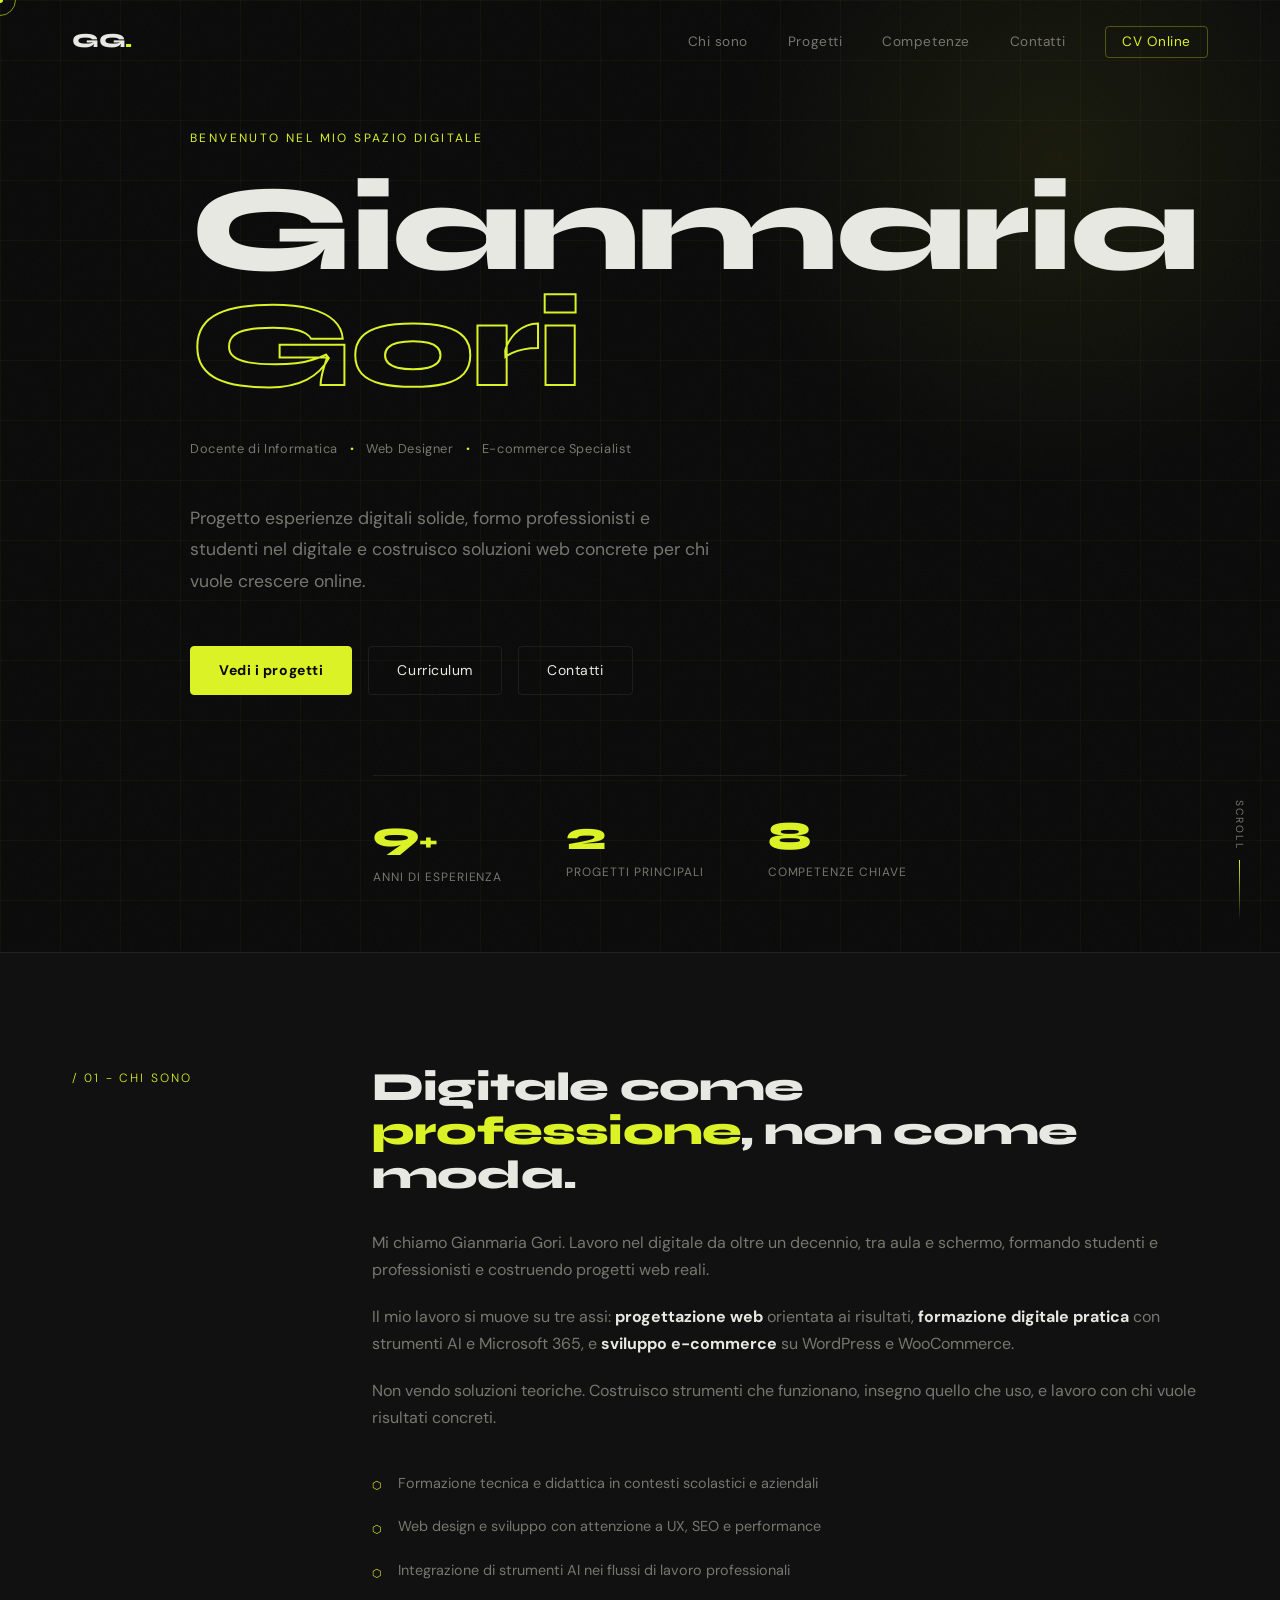
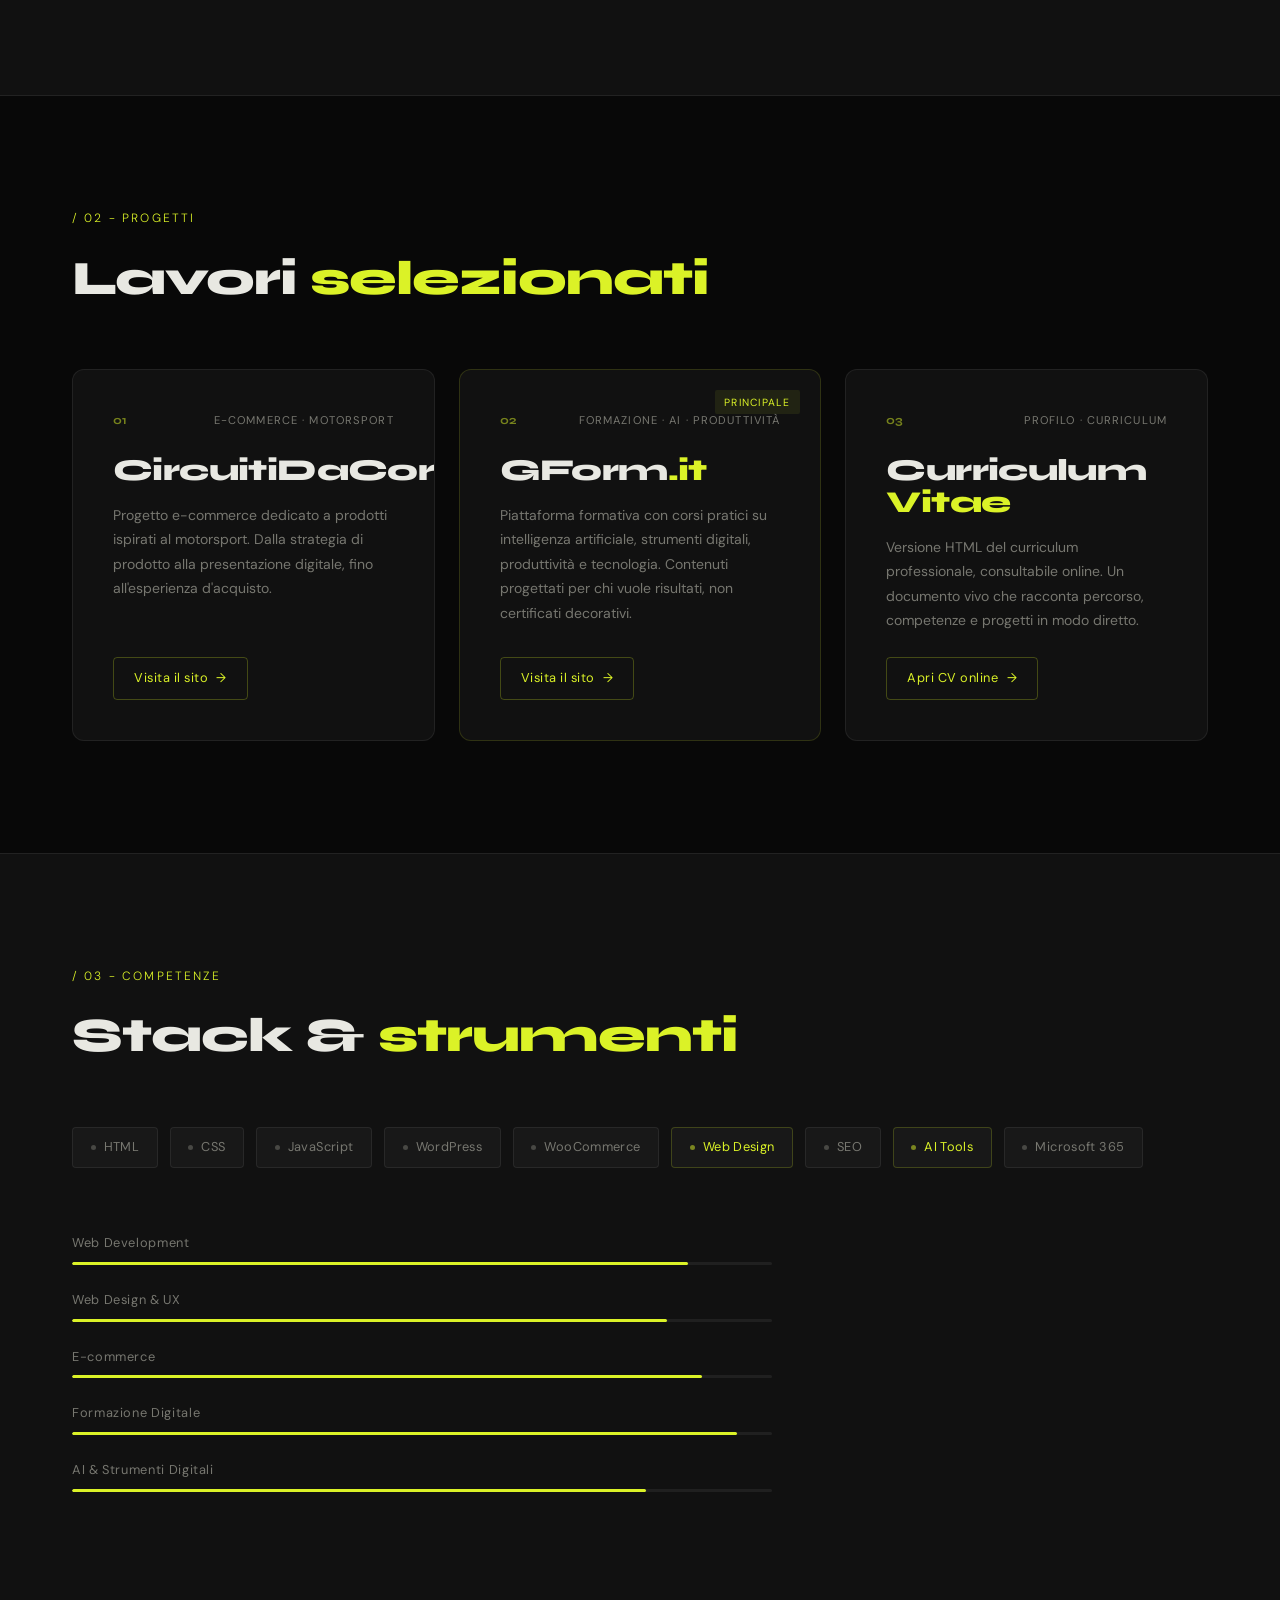
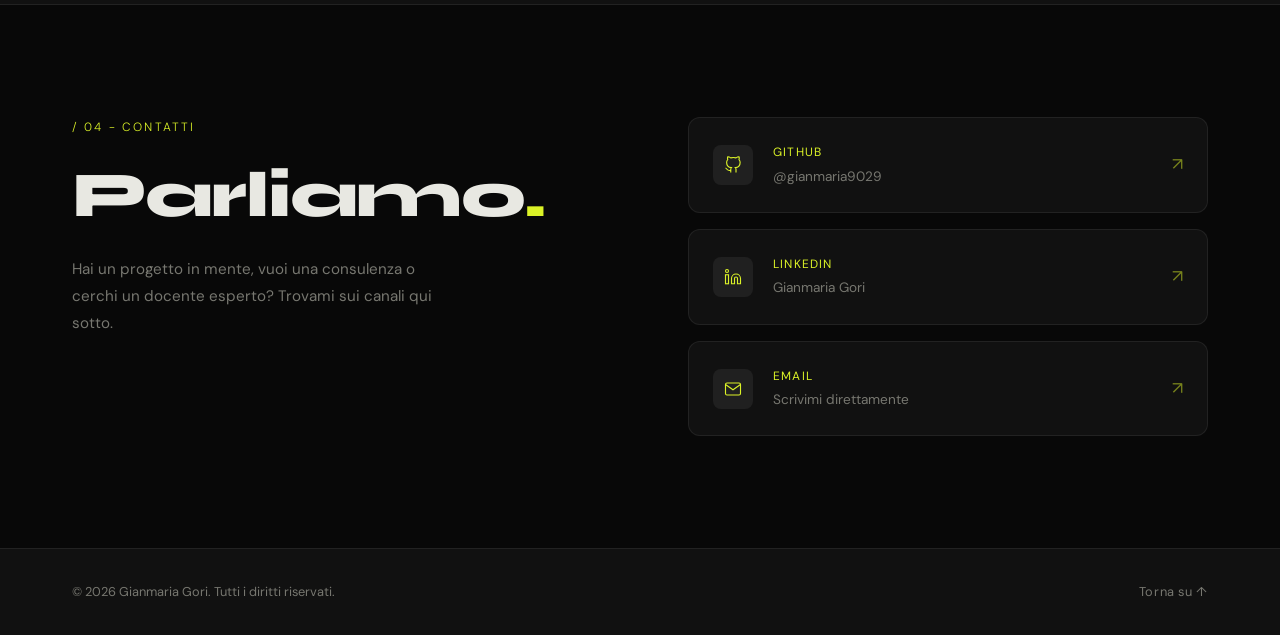
<file: index.html>
<!DOCTYPE html>
<html lang="it">
<head>
  <meta charset="UTF-8" />
  <meta name="viewport" content="width=device-width, initial-scale=1.0" />
  <meta name="description" content="Portfolio di Gianmaria Gori - Docente di Informatica, Web Designer, E-commerce Specialist." />
  <title>Gianmaria Gori - Portfolio</title>
  <link rel="stylesheet" href="assets/css/style.css" />
  <link rel="preconnect" href="https://fonts.googleapis.com" />
  <link rel="preconnect" href="https://fonts.gstatic.com" crossorigin />
  <link href="https://fonts.googleapis.com/css2?family=Syne:wght@400;700;800&family=DM+Sans:ital,opsz,wght@0,9..40,300;0,9..40,400;1,9..40,300&display=swap" rel="stylesheet" />
</head>
<body>

  <!-- ===== NAVBAR ===== -->
  <nav class="navbar" id="navbar">
    <div class="nav-inner">
      <a href="#hero" class="nav-logo">GG<span class="dot">.</span></a>
      <button class="nav-toggle" id="navToggle" aria-label="Menu">
        <span></span><span></span><span></span>
      </button>
      <ul class="nav-links" id="navLinks">
        <li><a href="#about">Chi sono</a></li>
        <li><a href="#projects">Progetti</a></li>
        <li><a href="#skills">Competenze</a></li>
        <li><a href="#contact">Contatti</a></li>
        <li><a href="https://www.goribackup.it/CV/index.html" class="nav-cv" target="_blank" rel="noopener">CV Online</a></li>
      </ul>
    </div>
  </nav>

  <main>

    <!-- ===== HERO ===== -->
    <section class="hero" id="hero">
      <div class="hero-bg-noise"></div>
      <div class="hero-grid-overlay"></div>

      <div class="hero-content">
        <p class="hero-tag" data-reveal>Benvenuto nel mio spazio digitale</p>

        <h1 class="hero-name" data-reveal>
          Gianmaria<br /><em>Gori</em>
        </h1>

        <div class="hero-roles" data-reveal>
          <span class="role-chip">Docente di Informatica</span>
          <span class="role-sep">·</span>
          <span class="role-chip">Web Designer</span>
          <span class="role-sep">·</span>
          <span class="role-chip">E-commerce Specialist</span>
        </div>

        <p class="hero-intro" data-reveal>
          Progetto esperienze digitali solide, formo professionisti e studenti nel digitale e costruisco
          soluzioni web concrete per chi vuole crescere online.
        </p>

        <div class="hero-actions" data-reveal>
          <a href="#projects" class="btn btn-primary">Vedi i progetti</a>
          <a href="https://www.goribackup.it/CV/index.html" class="btn btn-ghost" target="_blank" rel="noopener">Curriculum</a>
          <a href="#contact" class="btn btn-ghost">Contatti</a>
        </div>
      </div>

      <div class="hero-counter" data-reveal>
        <div class="counter-item">
          <span class="counter-num" data-target="10">0</span><span class="counter-unit">+</span>
          <p>Anni di esperienza</p>
        </div>
        <div class="counter-item">
          <span class="counter-num" data-target="3">0</span>
          <p>Progetti principali</p>
        </div>
        <div class="counter-item">
          <span class="counter-num" data-target="9">0</span>
          <p>Competenze chiave</p>
        </div>
      </div>

      <div class="scroll-hint">
        <span>scroll</span>
        <div class="scroll-line"></div>
      </div>
    </section>

    <!-- ===== CHI SONO ===== -->
    <section class="about section" id="about">
      <div class="container">
        <div class="about-layout">
          <div class="about-label-col">
            <p class="section-label">/ 01 - Chi sono</p>
          </div>
          <div class="about-content-col">
            <h2 class="section-title" data-reveal>
              Digitale come<br /><em>professione</em>, non come moda.
            </h2>
            <div class="about-text" data-reveal>
              <p>
                Mi chiamo Gianmaria Gori. Lavoro nel digitale da oltre un decennio, tra aula e schermo,
                formando studenti e professionisti e costruendo progetti web reali.
              </p>
              <p>
                Il mio lavoro si muove su tre assi: <strong>progettazione web</strong> orientata ai risultati,
                <strong>formazione digitale pratica</strong> con strumenti AI e Microsoft 365,
                e <strong>sviluppo e-commerce</strong> su WordPress e WooCommerce.
              </p>
              <p>
                Non vendo soluzioni teoriche. Costruisco strumenti che funzionano, insegno quello che uso,
                e lavoro con chi vuole risultati concreti.
              </p>
            </div>
            <div class="about-highlights" data-reveal>
              <div class="highlight-item">
                <span class="highlight-icon">⬡</span>
                <p>Formazione tecnica e didattica in contesti scolastici e aziendali</p>
              </div>
              <div class="highlight-item">
                <span class="highlight-icon">⬡</span>
                <p>Web design e sviluppo con attenzione a UX, SEO e performance</p>
              </div>
              <div class="highlight-item">
                <span class="highlight-icon">⬡</span>
                <p>Integrazione di strumenti AI nei flussi di lavoro professionali</p>
              </div>
            </div>
          </div>
        </div>
      </div>
    </section>

    <!-- ===== PROGETTI ===== -->
    <section class="projects section" id="projects">
      <div class="container">
        <div class="section-header" data-reveal>
          <p class="section-label">/ 02 - Progetti</p>
          <h2 class="section-title">Lavori <em>selezionati</em></h2>
        </div>

        <div class="projects-grid">

          <!-- Card 1 -->
          <article class="project-card" data-reveal data-index="01">
            <div class="card-top">
              <span class="card-number">01</span>
              <span class="card-tag">E-commerce · Motorsport</span>
            </div>
            <div class="card-body">
              <h3 class="card-title">CircuitiDaCorsa<span class="card-tld">.it</span></h3>
              <p class="card-desc">
                Progetto e-commerce dedicato a prodotti ispirati al motorsport.
                Dalla strategia di prodotto alla presentazione digitale, fino all'esperienza d'acquisto.
              </p>
            </div>
            <div class="card-footer">
              <a href="https://www.circuitidacorsa.it" class="btn btn-card" target="_blank" rel="noopener">
                Visita il sito <span class="arrow">→</span>
              </a>
            </div>
            <div class="card-accent"></div>
          </article>

          <!-- Card 2 -->
          <article class="project-card project-card--featured" data-reveal data-index="02">
            <div class="card-top">
              <span class="card-number">02</span>
              <span class="card-tag">Formazione · AI · Produttività</span>
            </div>
            <div class="card-body">
              <h3 class="card-title">GForm<span class="card-tld">.it</span></h3>
              <p class="card-desc">
                Piattaforma formativa con corsi pratici su intelligenza artificiale, strumenti digitali,
                produttività e tecnologia. Contenuti progettati per chi vuole risultati, non certificati decorativi.
              </p>
            </div>
            <div class="card-footer">
              <a href="https://gform.it/" class="btn btn-card" target="_blank" rel="noopener">
                Visita il sito <span class="arrow">→</span>
              </a>
            </div>
            <div class="card-accent"></div>
          </article>

          <!-- Card 3 -->
          <article class="project-card" data-reveal data-index="03">
            <div class="card-top">
              <span class="card-number">03</span>
              <span class="card-tag">Profilo · Curriculum</span>
            </div>
            <div class="card-body">
              <h3 class="card-title">Curriculum<br /><span class="card-tld">Vitae</span></h3>
              <p class="card-desc">
                Versione HTML del curriculum professionale, consultabile online.
                Un documento vivo che racconta percorso, competenze e progetti in modo diretto.
              </p>
            </div>
            <div class="card-footer">
              <a href="https://www.goribackup.it/CV/index.html" class="btn btn-card" target="_blank" rel="noopener">
                Apri CV online <span class="arrow">→</span>
              </a>
            </div>
            <div class="card-accent"></div>
          </article>

        </div>
      </div>
    </section>

    <!-- ===== COMPETENZE ===== -->
    <section class="skills section" id="skills">
      <div class="container">
        <div class="section-header" data-reveal>
          <p class="section-label">/ 03 - Competenze</p>
          <h2 class="section-title">Stack &amp; <em>strumenti</em></h2>
        </div>

        <div class="skills-grid" data-reveal>
          <div class="skill-tag">
            <span class="skill-dot"></span>HTML
          </div>
          <div class="skill-tag">
            <span class="skill-dot"></span>CSS
          </div>
          <div class="skill-tag">
            <span class="skill-dot"></span>JavaScript
          </div>
          <div class="skill-tag">
            <span class="skill-dot"></span>WordPress
          </div>
          <div class="skill-tag">
            <span class="skill-dot"></span>WooCommerce
          </div>
          <div class="skill-tag skill-tag--accent">
            <span class="skill-dot"></span>Web Design
          </div>
          <div class="skill-tag">
            <span class="skill-dot"></span>SEO
          </div>
          <div class="skill-tag skill-tag--accent">
            <span class="skill-dot"></span>AI Tools
          </div>
          <div class="skill-tag">
            <span class="skill-dot"></span>Microsoft 365
          </div>
        </div>

        <div class="skills-bands" data-reveal>
          <div class="band">
            <span class="band-label">Web Development</span>
            <div class="band-bar"><div class="band-fill" style="--w: 88%"></div></div>
          </div>
          <div class="band">
            <span class="band-label">Web Design & UX</span>
            <div class="band-bar"><div class="band-fill" style="--w: 85%"></div></div>
          </div>
          <div class="band">
            <span class="band-label">E-commerce</span>
            <div class="band-bar"><div class="band-fill" style="--w: 90%"></div></div>
          </div>
          <div class="band">
            <span class="band-label">Formazione Digitale</span>
            <div class="band-bar"><div class="band-fill" style="--w: 95%"></div></div>
          </div>
          <div class="band">
            <span class="band-label">AI & Strumenti Digitali</span>
            <div class="band-bar"><div class="band-fill" style="--w: 82%"></div></div>
          </div>
        </div>
      </div>
    </section>

    <!-- ===== CONTATTI ===== -->
    <section class="contact section" id="contact">
      <div class="container">
        <div class="contact-inner">
          <div class="contact-text" data-reveal>
            <p class="section-label">/ 04 - Contatti</p>
            <h2 class="section-title">Parliamo<em>.</em></h2>
            <p class="contact-sub">
              Hai un progetto in mente, vuoi una consulenza o cerchi un docente esperto?
              Trovami sui canali qui sotto.
            </p>
          </div>

          <div class="contact-links" data-reveal>
            <a href="https://github.com/Gianmaria9029" class="contact-card" target="_blank" rel="noopener" aria-label="GitHub">
              <div class="contact-icon">
                <svg viewBox="0 0 24 24" fill="none" stroke="currentColor" stroke-width="1.5"><path d="M9 19c-5 1.5-5-2.5-7-3m14 6v-3.87a3.37 3.37 0 0 0-.94-2.61c3.14-.35 6.44-1.54 6.44-7A5.44 5.44 0 0 0 20 4.77 5.07 5.07 0 0 0 19.91 1S18.73.65 16 2.48a13.38 13.38 0 0 0-7 0C6.27.65 5.09 1 5.09 1A5.07 5.07 0 0 0 5 4.77a5.44 5.44 0 0 0-1.5 3.78c0 5.42 3.3 6.61 6.44 7A3.37 3.37 0 0 0 9 18.13V22"/></svg>
              </div>
              <div class="contact-info">
                <p class="contact-platform">GitHub</p>
                <p class="contact-handle">@gianmaria9029</p>
              </div>
              <span class="contact-arrow">↗</span>
            </a>

            <a href="https://www.linkedin.com/in/gianmariagori/" class="contact-card" target="_blank" rel="noopener" aria-label="LinkedIn">
              <div class="contact-icon">
                <svg viewBox="0 0 24 24" fill="none" stroke="currentColor" stroke-width="1.5"><path d="M16 8a6 6 0 0 1 6 6v7h-4v-7a2 2 0 0 0-2-2 2 2 0 0 0-2 2v7h-4v-7a6 6 0 0 1 6-6z"/><rect x="2" y="9" width="4" height="12"/><circle cx="4" cy="4" r="2"/></svg>
              </div>
              <div class="contact-info">
                <p class="contact-platform">LinkedIn</p>
                <p class="contact-handle">Gianmaria Gori</p>
              </div>
              <span class="contact-arrow">↗</span>
            </a>

            <a href="mailto:gianmaria90@gmail.com" class="contact-card" target="_blank" rel="noopener" aria-label="Email">
              <div class="contact-icon">
                <svg viewBox="0 0 24 24" fill="none" stroke="currentColor" stroke-width="1.5"><path d="M4 4h16c1.1 0 2 .9 2 2v12c0 1.1-.9 2-2 2H4c-1.1 0-2-.9-2-2V6c0-1.1.9-2 2-2z"/><polyline points="22,6 12,13 2,6"/></svg>
              </div>
              <div class="contact-info">
                <p class="contact-platform">Email</p>
                <p class="contact-handle">Scrivimi direttamente</p>
              </div>
              <span class="contact-arrow">↗</span>
            </a>
          </div>
        </div>
      </div>
    </section>

  </main>

  <!-- ===== FOOTER ===== -->
  <footer class="footer">
    <div class="container">
      <div class="footer-inner">
        <p class="footer-copy">© <span id="year"></span> Gianmaria Gori. Tutti i diritti riservati.</p>
        <a href="#hero" class="footer-top">Torna su ↑</a>
      </div>
    </div>
  </footer>

  <script src="assets/js/script.js"></script>
</body>
</html>
</file>
<file: assets/css/style.css>
/* ===========================================
   GIANMARIA GORI — PORTFOLIO
   style.css
   =========================================== */

/* ---- RESET & BASE ---- */
*, *::before, *::after { box-sizing: border-box; margin: 0; padding: 0; }

:root {
  --lime:      #DBF227;
  --lime-dim:  #b8cc1e;
  --black:     #080808;
  --surface:   #111111;
  --surface-2: #181818;
  --surface-3: #202020;
  --border:    rgba(255,255,255,.07);
  --text:      #e8e8e2;
  --muted:     #777770;
  --font-head: 'Syne', sans-serif;
  --font-body: 'DM Sans', sans-serif;
  --radius:    12px;
  --transition: .3s cubic-bezier(.4,0,.2,1);
}

html { scroll-behavior: smooth; }

body {
  background: var(--black);
  color: var(--text);
  font-family: var(--font-body);
  font-size: 16px;
  line-height: 1.7;
  overflow-x: hidden;
  cursor: none;
}

/* ---- CUSTOM CURSOR ---- */
.cursor-dot {
  width: 6px; height: 6px;
  background: var(--lime);
  border-radius: 50%;
  position: fixed;
  top: 0; left: 0;
  pointer-events: none;
  z-index: 9999;
  transform: translate(-50%, -50%);
  transition: transform .1s;
}
.cursor-ring {
  width: 32px; height: 32px;
  border: 1px solid var(--lime);
  border-radius: 50%;
  position: fixed;
  top: 0; left: 0;
  pointer-events: none;
  z-index: 9998;
  transform: translate(-50%, -50%);
  transition: transform .18s ease, width .25s, height .25s, border-color .25s;
  opacity: .6;
}
.cursor-ring.hovered {
  width: 48px; height: 48px;
  opacity: 1;
  border-color: var(--lime);
}

a, button { cursor: none; }

/* ---- TYPOGRAPHY ---- */
h1,h2,h3,h4 {
  font-family: var(--font-head);
  line-height: 1.1;
  letter-spacing: -.02em;
}
em { font-style: normal; color: var(--lime); }
strong { font-weight: 700; color: var(--text); }

/* ---- LAYOUT ---- */
.container {
  max-width: 1200px;
  margin: 0 auto;
  padding: 0 2rem;
}
.section {
  padding: 7rem 0;
}
.section-label {
  font-family: var(--font-body);
  font-size: .75rem;
  font-weight: 300;
  letter-spacing: .18em;
  text-transform: uppercase;
  color: var(--lime);
  margin-bottom: 1.5rem;
}
.section-header { margin-bottom: 4rem; }
.section-title {
  font-size: clamp(2rem, 4vw, 3rem);
  font-weight: 800;
  color: var(--text);
}

/* ---- BUTTONS ---- */
.btn {
  display: inline-flex;
  align-items: center;
  gap: .5rem;
  padding: .75rem 1.75rem;
  border-radius: 4px;
  font-family: var(--font-body);
  font-size: .875rem;
  font-weight: 400;
  letter-spacing: .04em;
  text-decoration: none;
  transition: var(--transition);
  border: 1px solid transparent;
}
.btn-primary {
  background: var(--lime);
  color: var(--black);
  font-weight: 700;
  border-color: var(--lime);
}
.btn-primary:hover {
  background: transparent;
  color: var(--lime);
}
.btn-ghost {
  background: transparent;
  color: var(--text);
  border-color: var(--border);
}
.btn-ghost:hover {
  border-color: var(--lime);
  color: var(--lime);
}
.btn-card {
  background: transparent;
  color: var(--lime);
  border-color: rgba(219,242,39,.25);
  font-size: .8rem;
  padding: .6rem 1.25rem;
}
.btn-card:hover {
  background: var(--lime);
  color: var(--black);
  border-color: var(--lime);
}
.btn-card .arrow {
  transition: transform var(--transition);
}
.btn-card:hover .arrow { transform: translateX(4px); }

/* ---- NAVBAR ---- */
.navbar {
  position: fixed;
  top: 0; left: 0; right: 0;
  z-index: 100;
  padding: 1.5rem 0;
  transition: background var(--transition), padding var(--transition);
}
.navbar.scrolled {
  background: rgba(8,8,8,.92);
  backdrop-filter: blur(12px);
  -webkit-backdrop-filter: blur(12px);
  padding: 1rem 0;
  border-bottom: 1px solid var(--border);
}
.nav-inner {
  max-width: 1200px;
  margin: 0 auto;
  padding: 0 2rem;
  display: flex;
  align-items: center;
  justify-content: space-between;
}
.nav-logo {
  font-family: var(--font-head);
  font-weight: 800;
  font-size: 1.25rem;
  color: var(--text);
  text-decoration: none;
  letter-spacing: -.02em;
  /* FIX: garantisce che il logo stia sopra tutto tranne il menu aperto */
  position: relative;
  z-index: 102;
}
.nav-logo .dot { color: var(--lime); }
.nav-links {
  display: flex;
  align-items: center;
  gap: 2.5rem;
  list-style: none;
}
.nav-links a {
  font-size: .85rem;
  color: var(--muted);
  text-decoration: none;
  letter-spacing: .04em;
  transition: color var(--transition);
}
.nav-links a:hover { color: var(--text); }
.nav-cv {
  padding: .4rem 1rem;
  border: 1px solid var(--border);
  border-radius: 4px;
  color: var(--lime) !important;
  border-color: rgba(219,242,39,.3) !important;
  transition: background var(--transition), color var(--transition) !important;
}
.nav-cv:hover {
  background: var(--lime) !important;
  color: var(--black) !important;
}
.nav-toggle {
  display: none;
  flex-direction: column;
  gap: 5px;
  background: none;
  border: none;
  padding: .25rem;
}
.nav-toggle span {
  display: block;
  width: 24px; height: 1.5px;
  background: var(--text);
  transition: var(--transition);
}

/* ---- HERO ---- */
.hero {
  min-height: 100svh;
  display: flex;
  flex-direction: column;
  justify-content: center;
  position: relative;
  padding: 8rem 2rem 4rem;
  overflow-x: hidden; /* era overflow:hidden — clippava lo stroke verticalmente */
}
.hero-bg-noise {
  position: absolute;
  inset: 0;
  background-image: url("data:image/svg+xml,%3Csvg viewBox='0 0 256 256' xmlns='http://www.w3.org/2000/svg'%3E%3Cfilter id='noise'%3E%3CfeTurbulence type='fractalNoise' baseFrequency='0.9' numOctaves='4' stitchTiles='stitch'/%3E%3C/filter%3E%3Crect width='100%25' height='100%25' filter='url(%23noise)' opacity='0.04'/%3E%3C/svg%3E");
  background-size: 200px 200px;
  pointer-events: none;
  z-index: 0;
}
.hero-grid-overlay {
  position: absolute;
  inset: 0;
  background-image:
    linear-gradient(rgba(219,242,39,.03) 1px, transparent 1px),
    linear-gradient(90deg, rgba(219,242,39,.03) 1px, transparent 1px);
  background-size: 60px 60px;
  pointer-events: none;
  z-index: 0;
}
.hero::before {
  content: '';
  position: absolute;
  top: -20%;
  right: -10%;
  width: 700px; height: 700px;
  background: radial-gradient(circle, rgba(219,242,39,.07) 0%, transparent 65%);
  pointer-events: none;
  z-index: 0;
}

.hero-content {
  position: relative;
  z-index: 1;
  max-width: 900px;
  margin: 0 auto;
  width: 100%;
  min-width: 0;
}
.hero-tag {
  font-size: .75rem;
  letter-spacing: .2em;
  text-transform: uppercase;
  color: var(--lime);
  margin-bottom: 1.5rem;
  opacity: 0;
  transform: translateY(20px);
  transition: opacity .6s ease, transform .6s ease;
}
.hero-name {
  font-size: clamp(2rem, 9.5vw, 8rem);
  font-weight: 800;
  line-height: .95;
  color: var(--text);
  margin-bottom: 2rem;
  opacity: 0;
  transform: translateY(30px);
  transition: opacity .7s .1s ease, transform .7s .1s ease;
  width: 100%;
}
.hero-name em {
  display: block;
  -webkit-text-fill-color: transparent;
  -webkit-text-stroke: 2px var(--lime);
  color: transparent;
  /* Evita che lo stroke venga clippato dall'overflow:hidden del parent */
  padding: 0 .1em;
  margin: 0 -.1em;
}
.hero-roles {
  display: flex;
  flex-wrap: wrap;
  align-items: center;
  gap: .75rem;
  margin-bottom: 2.5rem;
  opacity: 0;
  transform: translateY(20px);
  transition: opacity .6s .2s ease, transform .6s .2s ease;
}
.role-chip {
  font-size: .8rem;
  color: var(--muted);
  letter-spacing: .05em;
}
.role-sep {
  color: var(--lime);
  font-weight: 700;
}
.hero-intro {
  font-size: 1.1rem;
  color: var(--muted);
  max-width: 520px;
  line-height: 1.8;
  margin-bottom: 3rem;
  opacity: 0;
  transform: translateY(20px);
  transition: opacity .6s .3s ease, transform .6s .3s ease;
}
.hero-actions {
  display: flex;
  flex-wrap: wrap;
  gap: 1rem;
  opacity: 0;
  transform: translateY(20px);
  transition: opacity .6s .4s ease, transform .6s .4s ease;
}

/* counters */
.hero-counter {
  position: relative;
  z-index: 1;
  display: flex;
  gap: 4rem;
  max-width: 900px;
  margin: 5rem auto 0;
  padding-top: 2.5rem;
  border-top: 1px solid var(--border);
  opacity: 0;
  transform: translateY(20px);
  transition: opacity .6s .55s ease, transform .6s .55s ease;
}
.counter-item p {
  font-size: .75rem;
  color: var(--muted);
  letter-spacing: .08em;
  text-transform: uppercase;
  margin-top: .25rem;
}
.counter-num {
  font-family: var(--font-head);
  font-size: 2.5rem;
  font-weight: 800;
  color: var(--lime);
  line-height: 1;
}
.counter-unit {
  font-family: var(--font-head);
  font-size: 1.5rem;
  font-weight: 800;
  color: var(--lime);
}

[data-reveal].revealed {
  opacity: 1 !important;
  transform: none !important;
}

/* scroll hint */
.scroll-hint {
  position: absolute;
  bottom: 2rem;
  right: 2rem;
  display: flex;
  flex-direction: column;
  align-items: center;
  gap: .5rem;
  z-index: 1;
}
.scroll-hint span {
  font-size: .65rem;
  letter-spacing: .2em;
  text-transform: uppercase;
  color: var(--muted);
  writing-mode: vertical-rl;
}
.scroll-line {
  width: 1px;
  height: 60px;
  background: linear-gradient(var(--lime), transparent);
  animation: scrollLine 2s ease-in-out infinite;
}
@keyframes scrollLine {
  0%   { transform: scaleY(0); transform-origin: top; }
  50%  { transform: scaleY(1); transform-origin: top; }
  51%  { transform: scaleY(1); transform-origin: bottom; }
  100% { transform: scaleY(0); transform-origin: bottom; }
}

/* ---- ABOUT ---- */
.about {
  background: var(--surface);
  border-top: 1px solid var(--border);
  border-bottom: 1px solid var(--border);
}
.about-layout {
  display: grid;
  grid-template-columns: 220px 1fr;
  gap: 5rem;
  align-items: start;
}
.about-label-col {
  padding-top: .2rem;
}
.about-content-col .section-title {
  font-size: clamp(1.8rem, 3.5vw, 2.5rem);
  margin-bottom: 2rem;
  opacity: 0;
  transform: translateY(30px);
  transition: opacity .6s ease, transform .6s ease;
}
.about-text {
  opacity: 0;
  transform: translateY(20px);
  transition: opacity .6s .1s ease, transform .6s .1s ease;
}
.about-text p {
  color: var(--muted);
  margin-bottom: 1.25rem;
  font-size: 1rem;
}
.about-text p strong { color: var(--text); }
.about-highlights {
  margin-top: 2.5rem;
  display: flex;
  flex-direction: column;
  gap: 1.25rem;
  opacity: 0;
  transform: translateY(20px);
  transition: opacity .6s .2s ease, transform .6s .2s ease;
}
.highlight-item {
  display: flex;
  align-items: flex-start;
  gap: 1rem;
}
.highlight-icon {
  color: var(--lime);
  font-size: .7rem;
  margin-top: .3rem;
  flex-shrink: 0;
}
.highlight-item p {
  color: var(--muted);
  font-size: .9rem;
  line-height: 1.6;
}

/* ---- PROJECTS ---- */
.projects { background: var(--black); }
.projects-grid {
  display: grid;
  grid-template-columns: repeat(3, 1fr);
  gap: 1.5rem;
}
.project-card {
  background: var(--surface);
  border: 1px solid var(--border);
  border-radius: var(--radius);
  padding: 2.5rem;
  display: flex;
  flex-direction: column;
  gap: 1.5rem;
  position: relative;
  overflow: hidden;
  transition: border-color var(--transition), transform var(--transition);
  opacity: 0;
  transform: translateY(40px);
}
.project-card.revealed {
  opacity: 1 !important;
  transform: none !important;
}
.project-card:nth-child(1) { transition-delay: 0s; }
.project-card:nth-child(2) { transition-delay: .1s; }
.project-card:nth-child(3) { transition-delay: .2s; }

.project-card:hover {
  border-color: rgba(219,242,39,.3);
  transform: translateY(-4px) !important;
}
.project-card--featured {
  border-color: rgba(219,242,39,.15);
}
.project-card--featured::before {
  content: 'Principale';
  position: absolute;
  top: 1.25rem;
  right: 1.25rem;
  font-size: .65rem;
  letter-spacing: .12em;
  text-transform: uppercase;
  color: var(--lime);
  background: rgba(219,242,39,.08);
  padding: .2rem .6rem;
  border-radius: 2px;
}
.card-top {
  display: flex;
  align-items: center;
  justify-content: space-between;
  gap: 1rem;
}
.card-number {
  font-family: var(--font-head);
  font-size: .75rem;
  font-weight: 700;
  color: var(--lime);
  opacity: .5;
}
.card-tag {
  font-size: .7rem;
  letter-spacing: .1em;
  text-transform: uppercase;
  color: var(--muted);
}
.card-body { flex: 1; }
.card-title {
  font-size: clamp(1.4rem, 2.5vw, 1.9rem);
  font-weight: 800;
  color: var(--text);
  margin-bottom: 1rem;
  line-height: 1.05;
}
.card-tld {
  color: var(--lime);
  font-weight: 800;
}
.card-desc {
  font-size: .875rem;
  color: var(--muted);
  line-height: 1.75;
}
.card-footer { margin-top: auto; }
.card-accent {
  position: absolute;
  bottom: -60px; right: -60px;
  width: 180px; height: 180px;
  background: radial-gradient(circle, rgba(219,242,39,.06) 0%, transparent 70%);
  transition: opacity var(--transition);
  opacity: 0;
  pointer-events: none;
}
.project-card:hover .card-accent { opacity: 1; }

/* ---- SKILLS ---- */
.skills {
  background: var(--surface);
  border-top: 1px solid var(--border);
  border-bottom: 1px solid var(--border);
}
.skills-grid {
  display: flex;
  flex-wrap: wrap;
  gap: .75rem;
  margin-bottom: 4rem;
  opacity: 0;
  transform: translateY(20px);
  transition: opacity .6s ease, transform .6s ease;
}
.skill-tag {
  display: flex;
  align-items: center;
  gap: .5rem;
  padding: .55rem 1.1rem;
  border: 1px solid var(--border);
  border-radius: 4px;
  font-size: .8rem;
  color: var(--muted);
  background: var(--surface-2);
  letter-spacing: .03em;
  transition: border-color var(--transition), color var(--transition), background var(--transition);
}
.skill-tag:hover {
  border-color: rgba(219,242,39,.3);
  color: var(--text);
  background: var(--surface-3);
}
.skill-tag--accent {
  border-color: rgba(219,242,39,.2);
  color: var(--lime);
}
.skill-tag--accent:hover {
  background: rgba(219,242,39,.08);
}
.skill-dot {
  width: 5px; height: 5px;
  background: currentColor;
  border-radius: 50%;
  opacity: .5;
}

.skills-bands {
  display: flex;
  flex-direction: column;
  gap: 1.5rem;
  max-width: 700px;
  opacity: 0;
  transform: translateY(20px);
  transition: opacity .6s .1s ease, transform .6s .1s ease;
}
.band-label {
  display: block;
  font-size: .8rem;
  color: var(--muted);
  letter-spacing: .05em;
  margin-bottom: .5rem;
}
.band-bar {
  height: 3px;
  background: var(--surface-3);
  border-radius: 2px;
  overflow: hidden;
}
.band-fill {
  height: 100%;
  width: 0%;
  background: var(--lime);
  border-radius: 2px;
  transition: width 1.2s cubic-bezier(.4,0,.2,1);
}
.band-fill.animated { width: var(--w); }

/* ---- CONTACT ---- */
.contact { background: var(--black); }
.contact-inner {
  display: grid;
  grid-template-columns: 1fr 1fr;
  gap: 6rem;
  align-items: start;
}
.contact-text .section-title {
  font-size: clamp(2.5rem, 6vw, 4rem);
  margin-bottom: 1.5rem;
}
.contact-sub {
  color: var(--muted);
  font-size: .95rem;
  line-height: 1.8;
  max-width: 380px;
}
.contact-links {
  display: flex;
  flex-direction: column;
  gap: 1rem;
  opacity: 0;
  transform: translateY(30px);
  transition: opacity .6s .1s ease, transform .6s .1s ease;
}
.contact-card {
  display: flex;
  align-items: center;
  gap: 1.25rem;
  padding: 1.5rem;
  background: var(--surface);
  border: 1px solid var(--border);
  border-radius: var(--radius);
  text-decoration: none;
  transition: border-color var(--transition), transform var(--transition);
}
.contact-card:hover {
  border-color: rgba(219,242,39,.3);
  transform: translateX(4px);
}
.contact-icon {
  width: 40px; height: 40px;
  display: flex;
  align-items: center;
  justify-content: center;
  background: var(--surface-3);
  border-radius: 8px;
  flex-shrink: 0;
}
.contact-icon svg {
  width: 18px; height: 18px;
  color: var(--lime);
}
.contact-platform {
  font-size: .75rem;
  letter-spacing: .1em;
  text-transform: uppercase;
  color: var(--lime);
  margin-bottom: .15rem;
}
.contact-handle {
  font-size: .85rem;
  color: var(--muted);
}
.contact-arrow {
  margin-left: auto;
  color: var(--lime);
  font-size: 1.1rem;
  opacity: .5;
  transition: opacity var(--transition), transform var(--transition);
}
.contact-card:hover .contact-arrow {
  opacity: 1;
  transform: translate(2px, -2px);
}

/* ---- FOOTER ---- */
.footer {
  background: var(--surface);
  border-top: 1px solid var(--border);
  padding: 2rem 0;
}
.footer-inner {
  display: flex;
  align-items: center;
  justify-content: space-between;
}
.footer-copy {
  font-size: .8rem;
  color: var(--muted);
}
.footer-top {
  font-size: .8rem;
  color: var(--muted);
  text-decoration: none;
  letter-spacing: .05em;
  transition: color var(--transition);
}
.footer-top:hover { color: var(--lime); }


/* ============================================
   RESPONSIVE
   ============================================ */

/* --- Tablet landscape: 1024px --- */
@media (max-width: 1024px) {
  .projects-grid { grid-template-columns: 1fr 1fr; }
  .about-layout  { grid-template-columns: 1fr; gap: 2rem; }
  .contact-inner { grid-template-columns: 1fr; gap: 3rem; }
}

/* --- Tablet portrait / Mobile large: 768px --- */
@media (max-width: 768px) {

  /* NAV — menu full-screen overlay */
  .nav-links {
    display: none;
    position: fixed;
    inset: 0;
    background: rgba(8,8,8,.98);
    flex-direction: column;
    align-items: center;
    justify-content: center;
    gap: 2rem;
    z-index: 99;
  }
  .nav-links.open { display: flex; }
  .nav-links a { font-size: 1.25rem; color: var(--text); }
  .nav-toggle {
    display: flex;
    z-index: 101;
    position: relative; /* assicura z-index attivo */
  }

  /* PROJECTS — colonna singola */
  .projects-grid { grid-template-columns: 1fr; }

  /* HERO COUNTER — wrap su 2 colonne invece di 1 lunga riga */
  .hero-counter {
    gap: 2rem 3rem;
    flex-wrap: wrap;
    /* max-width ridotto per stare nel padding del container */
    max-width: 100%;
  }
  /* Ogni counter occupa almeno il 40% così stanno 2 per riga */
  .counter-item {
    flex: 1 1 40%;
  }

  /* HERO NAME — rimpicciolisce su tablet */
  .hero-name { font-size: 8vw; }

  /* Spegni stroke su mobile piccolo per leggibilità */
  .hero-name em {
    -webkit-text-stroke: 1.5px var(--lime);
  }

  /* SCROLL HINT — nascondi su mobile per non interferire con layout */
  .scroll-hint { display: none; }

  /* CURSORE — ripristina nativo */
  body { cursor: auto; }
  .cursor-dot, .cursor-ring { display: none; }
  a, button { cursor: pointer; }

  /* CONTACT — hover translateX non funziona bene su touch */
  .contact-card:hover { transform: none; }
}

/* --- Mobile standard: 480px --- */
@media (max-width: 480px) {
  /* SPACING generale */
  .hero      { padding: 6rem 1.25rem 3rem; }
  .container { padding: 0 1.25rem; }
  .section   { padding: 5rem 0; }

  /* HERO */
  .hero-name { font-size: 7vw; }
  .hero-intro { font-size: 1rem; }
  .hero-actions {
    flex-direction: column;
    width: 100%;
  }
  .hero-actions .btn {
    text-align: center;
    justify-content: center;
    width: 100%;
  }

  /* HERO COUNTER — stack verticale su mobile stretto */
  .hero-counter {
    flex-direction: column;
    gap: 1.5rem;
    margin-top: 3rem;
    padding-top: 2rem;
  }
  .counter-item { flex: none; }
  .counter-num  { font-size: 2rem; }

  /* PROJECT CARD — padding ridotto */
  .project-card { padding: 1.75rem 1.5rem; }

  /* SKILLS BANDS — full width */
  .skills-bands { max-width: 100%; }

  /* CONTACT */
  .contact-inner { gap: 2rem; }
  .contact-sub   { max-width: 100%; }
  .contact-card  { padding: 1.25rem; gap: 1rem; }

  /* ABOUT */
  .about-layout  { gap: 1.5rem; }
  .about-highlights { gap: 1rem; }

  /* FOOTER */
  .footer-inner {
    flex-direction: column;
    gap: .75rem;
    text-align: center;
  }

  /* NAV INNER padding ridotto */
  .nav-inner { padding: 0 1.25rem; }
}

/* --- Mobile piccolo: 360px (iPhone SE, Android entry-level) --- */
@media (max-width: 360px) {
  .hero      { padding: 5.5rem 1rem 2.5rem; }
  .container { padding: 0 1rem; }
  .nav-inner { padding: 0 1rem; }

  /* Hero name senza stroke su schermi minuscoli */
  .hero-name { font-size: 6.5vw; }
  .hero-name em {
    -webkit-text-stroke: 1px var(--lime);
  }

  /* Role chips — riduci font */
  .role-chip { font-size: .72rem; }

  /* Btn full width già da 360 */
  .hero-actions .btn { width: 100%; }

  /* Card tag può andare a capo */
  .card-top { flex-wrap: wrap; gap: .5rem; }
}
</file>
